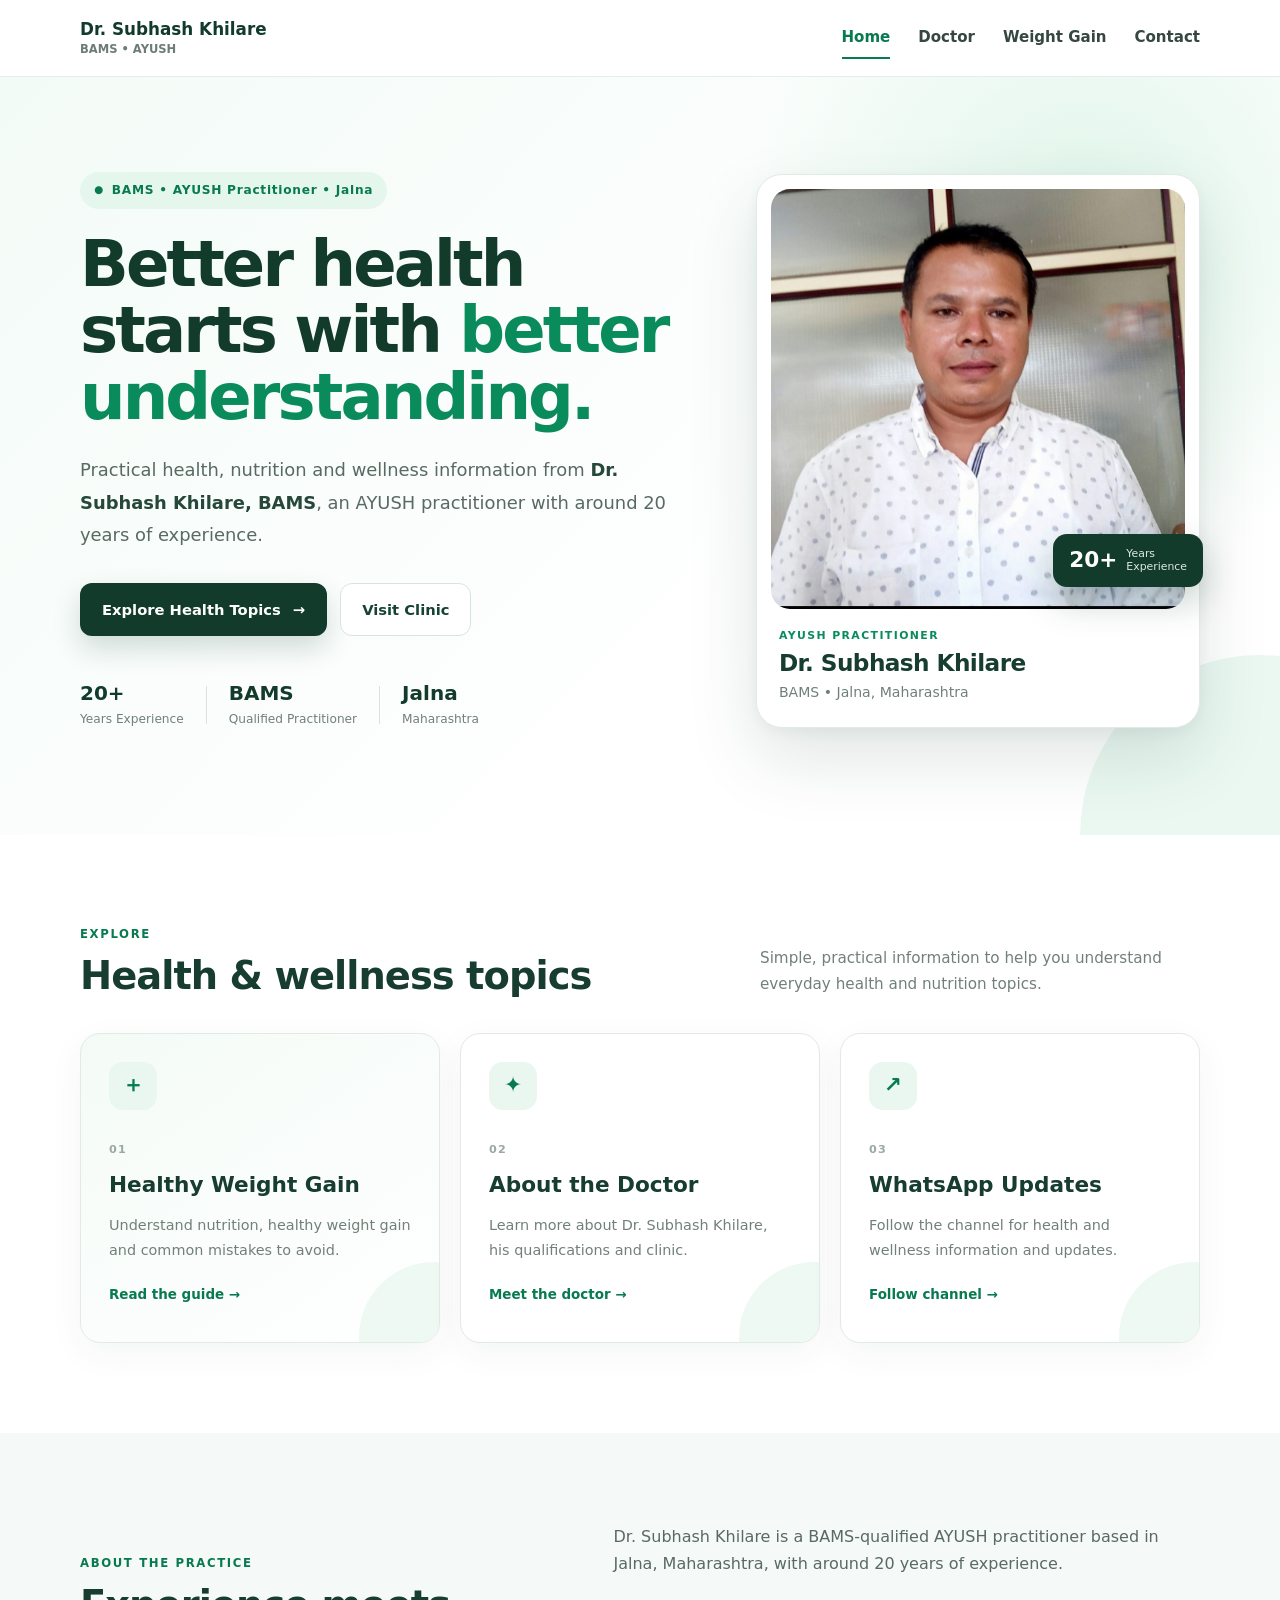
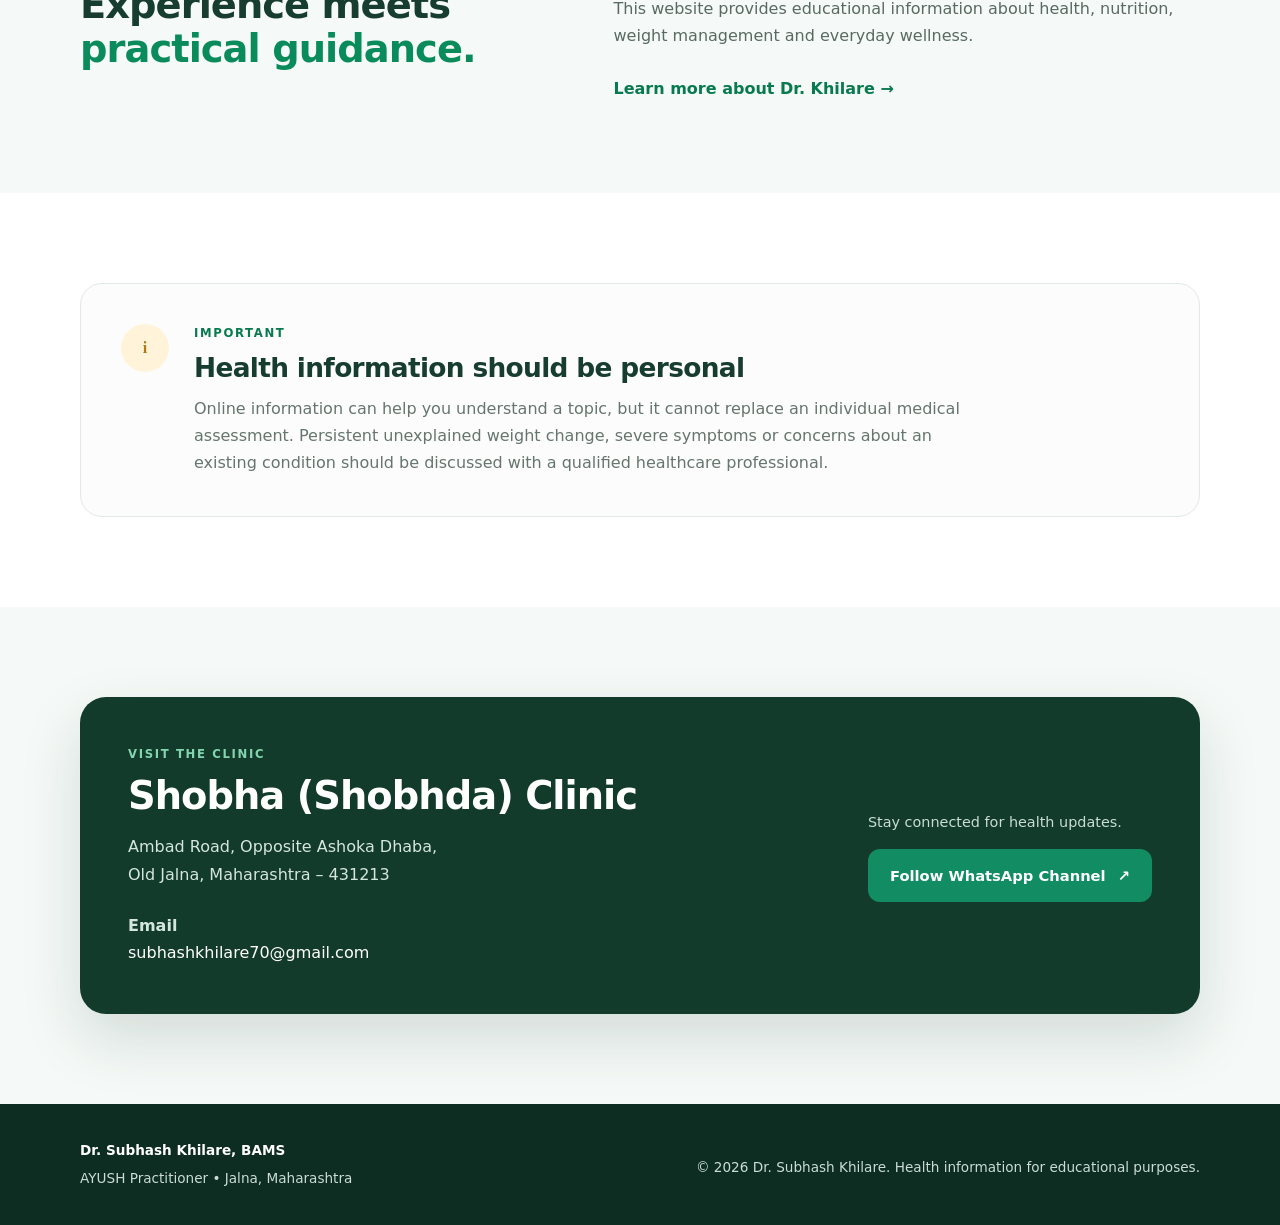
<file: index.html>
<!DOCTYPE html>
<html lang="en">
<head>
  <meta charset="UTF-8">
  <meta name="viewport" content="width=device-width, initial-scale=1.0">

  <title>Dr. Subhash Khilare, BAMS | AYUSH Practitioner in Jalna</title>

  <meta name="description" content="Dr. Subhash Khilare, BAMS, is an AYUSH practitioner with around 20 years of experience in Jalna, Maharashtra. Explore practical health, nutrition and weight-management information.">

  <meta name="keywords" content="Dr Subhash Khilare, BAMS doctor Jalna, AYUSH doctor Jalna, weight gain, healthy weight gain, nutrition, weight management">

  <link rel="canonical" href="https://drsubhashkhilare.in/">

  <link rel="stylesheet" href="style.css">

  <script type="application/ld+json">
  {
    "@context": "https://schema.org",
    "@type": "ProfilePage",
    "mainEntity": {
      "@type": "Person",
      "name": "Dr. Subhash Khilare",
      "honorificPrefix": "Dr.",
      "jobTitle": "BAMS, AYUSH Practitioner",
      "description": "AYUSH practitioner with around 20 years of experience in Jalna, Maharashtra.",
      "address": {
        "@type": "PostalAddress",
        "streetAddress": "Shobha (Shobhda) Clinic, Ambad Road, Opposite Ashoka Dhaba, Old Jalna",
        "addressLocality": "Jalna",
        "addressRegion": "Maharashtra",
        "postalCode": "431213",
        "addressCountry": "IN"
      },
      "sameAs": [
        "https://whatsapp.com/channel/0029VbCYgDAD8SE2AV8aoj1t"
      ]
    }
  }
  </script>
</head>

<body>

<header class="site-header">
  <div class="container nav">

    <a class="brand" href="index.html">
      <span class="brand-main">Dr. Subhash Khilare</span>
      <span class="brand-sub">BAMS • AYUSH</span>
    </a>

    <nav>
      <a href="index.html" class="active">Home</a>
      <a href="doctor.html">Doctor</a>
      <a href="weight-gain.html">Weight Gain</a>
      <a href="#contact">Contact</a>
    </nav>

  </div>
</header>


<main>

<!-- HERO -->

<section class="hero">

  <div class="container hero-grid">

    <div class="hero-content">

      <div class="hero-badge">
        <span>●</span> BAMS • AYUSH Practitioner • Jalna
      </div>

      <h1>
        Better health starts with
        <span>better understanding.</span>
      </h1>

      <p class="hero-text">
        Practical health, nutrition and wellness information from
        <strong>Dr. Subhash Khilare, BAMS</strong>, an AYUSH practitioner
        with around 20 years of experience.
      </p>

      <div class="buttons">

        <a class="btn primary" href="weight-gain.html">
          Explore Health Topics
          <span>→</span>
        </a>

        <a class="btn secondary" href="#contact">
          Visit Clinic
        </a>

      </div>

      <div class="trust-row">

        <div class="trust-item">
          <strong>20+</strong>
          <span>Years Experience</span>
        </div>

        <div class="trust-divider"></div>

        <div class="trust-item">
          <strong>BAMS</strong>
          <span>Qualified Practitioner</span>
        </div>

        <div class="trust-divider"></div>

        <div class="trust-item">
          <strong>Jalna</strong>
          <span>Maharashtra</span>
        </div>

      </div>

    </div>


    <div class="hero-doctor">

      <div class="doctor-card">

        <div class="doctor-image-wrap">

          <img
            class="doctor-photo"
            src="dr-subhash-khilare.jpg"
            alt="Dr. Subhash Khilare, BAMS"
          >

          <div class="experience-badge">
            <strong>20+</strong>
            <span>Years<br>Experience</span>
          </div>

        </div>

        <div class="doctor-info">

          <p class="doctor-label">AYUSH PRACTITIONER</p>

          <h2>Dr. Subhash Khilare</h2>

          <p class="doctor-qualification">
            BAMS • Jalna, Maharashtra
          </p>

        </div>

      </div>

    </div>

  </div>

</section>


<!-- TOPICS -->

<section class="section topics-section">

  <div class="container">

    <div class="section-heading">

      <div>
        <p class="eyebrow">Explore</p>

        <h2>Health & wellness topics</h2>
      </div>

      <p>
        Simple, practical information to help you understand
        everyday health and nutrition topics.
      </p>

    </div>


    <div class="cards">

      <a class="card featured-card" href="weight-gain.html">

        <div class="card-icon">＋</div>

        <div class="card-content">

          <span class="card-number">01</span>

          <h3>Healthy Weight Gain</h3>

          <p>
            Understand nutrition, healthy weight gain and
            common mistakes to avoid.
          </p>

          <span class="card-link">Read the guide →</span>

        </div>

      </a>


      <a class="card" href="doctor.html">

        <div class="card-icon">✦</div>

        <div class="card-content">

          <span class="card-number">02</span>

          <h3>About the Doctor</h3>

          <p>
            Learn more about Dr. Subhash Khilare, his
            qualifications and clinic.
          </p>

          <span class="card-link">Meet the doctor →</span>

        </div>

      </a>


      <a
        class="card"
        href="https://whatsapp.com/channel/0029VbCYgDAD8SE2AV8aoj1t"
        target="_blank"
        rel="noopener"
      >

        <div class="card-icon">↗</div>

        <div class="card-content">

          <span class="card-number">03</span>

          <h3>WhatsApp Updates</h3>

          <p>
            Follow the channel for health and wellness
            information and updates.
          </p>

          <span class="card-link">Follow channel →</span>

        </div>

      </a>

    </div>

  </div>

</section>


<!-- ABOUT -->

<section class="section about-section">

  <div class="container about-grid">

    <div class="about-heading">

      <p class="eyebrow">About the practice</p>

      <h2>
        Experience meets
        <span>practical guidance.</span>
      </h2>

    </div>


    <div class="about-text">

      <p>
        Dr. Subhash Khilare is a BAMS-qualified AYUSH practitioner
        based in Jalna, Maharashtra, with around 20 years of
        experience.
      </p>

      <p>
        This website provides educational information about
        health, nutrition, weight management and everyday
        wellness.
      </p>

      <a class="text-link" href="doctor.html">
        Learn more about Dr. Khilare →
      </a>

    </div>

  </div>

</section>


<!-- IMPORTANT INFORMATION -->

<section class="section information-section">

  <div class="container information-box">

    <div class="information-icon">i</div>

    <div>

      <p class="eyebrow">Important</p>

      <h2>Health information should be personal</h2>

      <p>
        Online information can help you understand a topic,
        but it cannot replace an individual medical assessment.
        Persistent unexplained weight change, severe symptoms
        or concerns about an existing condition should be
        discussed with a qualified healthcare professional.
      </p>

    </div>

  </div>

</section>


<!-- CONTACT -->

<section class="section contact-section" id="contact">

  <div class="container">

    <div class="contact-box">

      <div class="contact-content">

        <p class="eyebrow">Visit the clinic</p>

        <h2>Shobha (Shobhda) Clinic</h2>

        <p class="location">
          Ambad Road, Opposite Ashoka Dhaba,<br>
          Old Jalna, Maharashtra – 431213
        </p>

        <p class="email">
          <strong>Email</strong><br>
          <a href="mailto:subhashkhilare70@gmail.com">
            subhashkhilare70@gmail.com
          </a>
        </p>

      </div>


      <div class="contact-action">

        <p>Stay connected for health updates.</p>

        <a
          class="btn whatsapp"
          href="https://whatsapp.com/channel/0029VbCYgDAD8SE2AV8aoj1t"
          target="_blank"
          rel="noopener"
        >
          Follow WhatsApp Channel
          <span>↗</span>
        </a>

      </div>

    </div>

  </div>

</section>

</main>


<footer>

  <div class="container footer-content">

    <div>

      <strong>Dr. Subhash Khilare, BAMS</strong>

      <p>
        AYUSH Practitioner • Jalna, Maharashtra
      </p>

    </div>

    <p>
      © 2026 Dr. Subhash Khilare.
      Health information for educational purposes.
    </p>

  </div>

</footer>

</body>
</html>
</file>
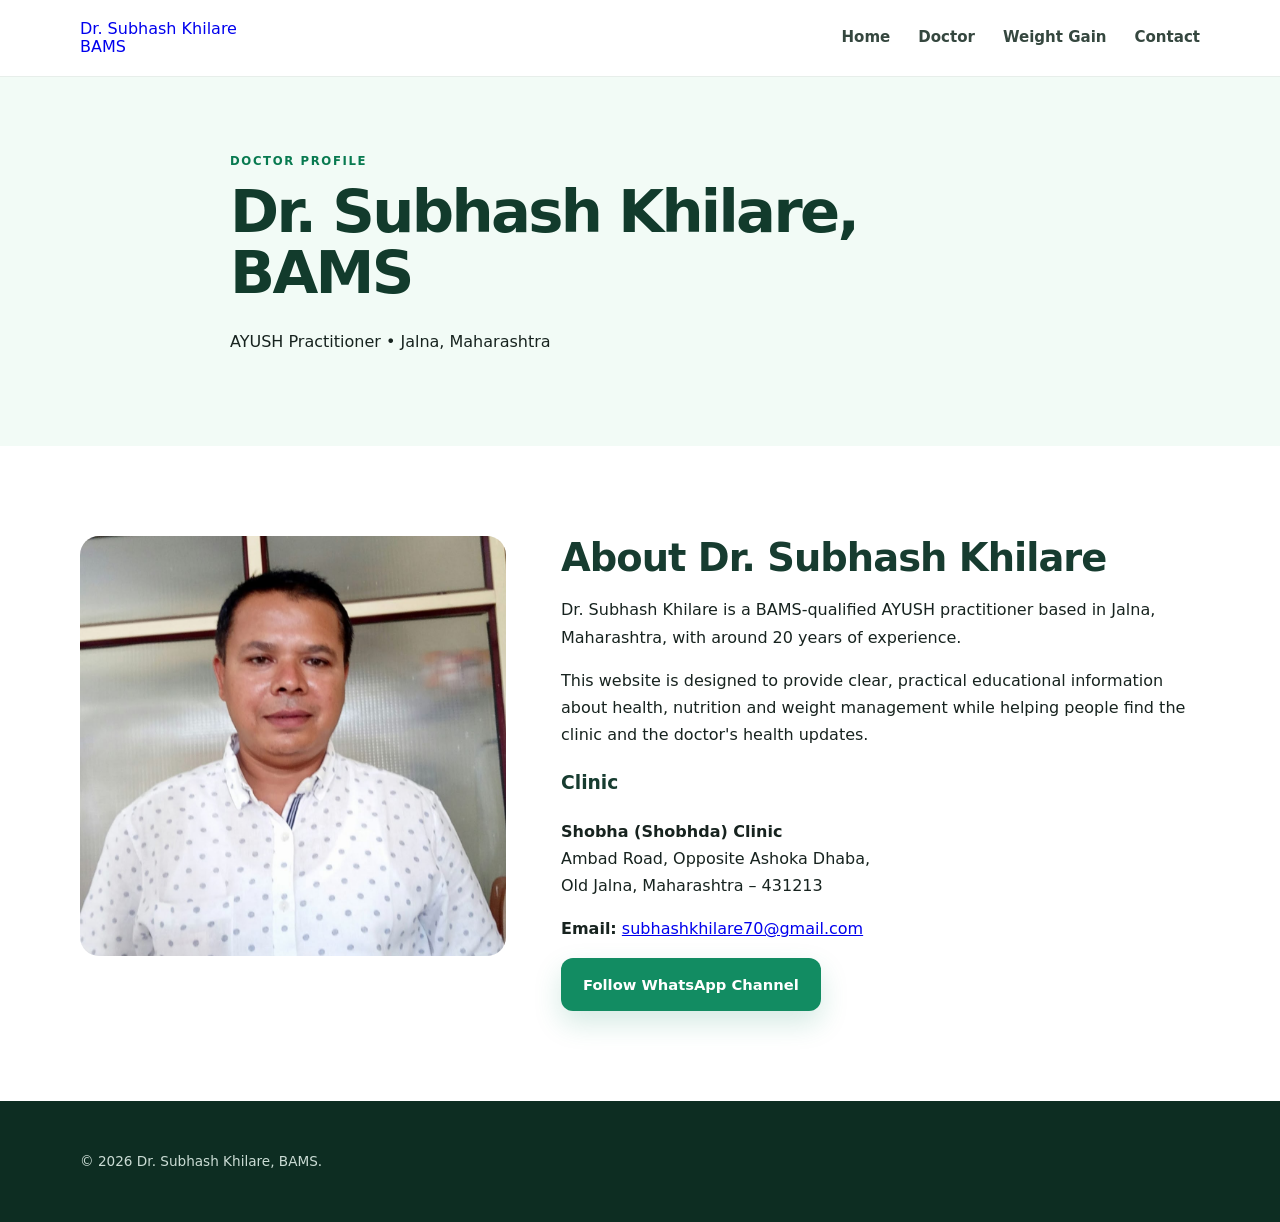
<file: doctor.html>
<!DOCTYPE html>
<html lang="en">

<head>

<meta charset="UTF-8">
<meta name="viewport" content="width=device-width, initial-scale=1.0">

<title>About Dr. Subhash Khilare, BAMS | Jalna</title>

<meta
  name="description"
  content="Learn about Dr. Subhash Khilare, BAMS, an AYUSH practitioner with around 20 years of experience in Jalna, Maharashtra."
>

<link
  rel="canonical"
  href="https://drsubhashkhilare.in/doctor.html"
>

<!-- Main CSS -->
<link rel="stylesheet" href="style.css">

<script type="application/ld+json">
{
  "@context": "https://schema.org",
  "@type": "ProfilePage",
  "mainEntity": {
    "@type": "Person",
    "name": "Dr. Subhash Khilare",
    "honorificPrefix": "Dr.",
    "jobTitle": "BAMS, AYUSH Practitioner",
    "description": "AYUSH practitioner with around 20 years of experience.",
    "sameAs": [
      "https://whatsapp.com/channel/0029VbCYgDAD8SE2AV8aoj1t"
    ]
  }
}
</script>

</head>


<body>

<header class="site-header">

  <div class="container nav">

    <a class="brand" href="index.html">
      Dr. Subhash Khilare <span>BAMS</span>
    </a>

    <nav>
      <a href="index.html">Home</a>
      <a href="doctor.html">Doctor</a>
      <a href="weight-gain.html">Weight Gain</a>
      <a href="index.html#contact">Contact</a>
    </nav>

  </div>

</header>


<main>

<section class="page-hero">

  <div class="container narrow">

    <p class="eyebrow">Doctor Profile</p>

    <h1>Dr. Subhash Khilare, BAMS</h1>

    <p>AYUSH Practitioner • Jalna, Maharashtra</p>

  </div>

</section>


<section class="section">

  <div class="container profile-grid">

    <!-- Image is in the root folder -->
    <img
      class="doctor-photo large"
      src="dr-subhash-khilare.jpg"
      alt="Dr. Subhash Khilare, BAMS"
    >


    <div>

      <h2>About Dr. Subhash Khilare</h2>

      <p>
        Dr. Subhash Khilare is a BAMS-qualified AYUSH practitioner
        based in Jalna, Maharashtra, with around 20 years of experience.
      </p>

      <p>
        This website is designed to provide clear, practical educational
        information about health, nutrition and weight management while
        helping people find the clinic and the doctor's health updates.
      </p>


      <h3>Clinic</h3>

      <p>
        <strong>Shobha (Shobhda) Clinic</strong><br>
        Ambad Road, Opposite Ashoka Dhaba,<br>
        Old Jalna, Maharashtra – 431213
      </p>


      <p>
        <strong>Email:</strong>
        <a href="mailto:subhashkhilare70@gmail.com">
          subhashkhilare70@gmail.com
        </a>
      </p>


      <a
        class="btn whatsapp"
        href="https://whatsapp.com/channel/0029VbCYgDAD8SE2AV8aoj1t"
        target="_blank"
        rel="noopener"
      >
        Follow WhatsApp Channel
      </a>

    </div>

  </div>

</section>

</main>


<footer>

  <div class="container">

    <p>
      © 2026 Dr. Subhash Khilare, BAMS.
    </p>

  </div>

</footer>

</body>

</html>
</file>
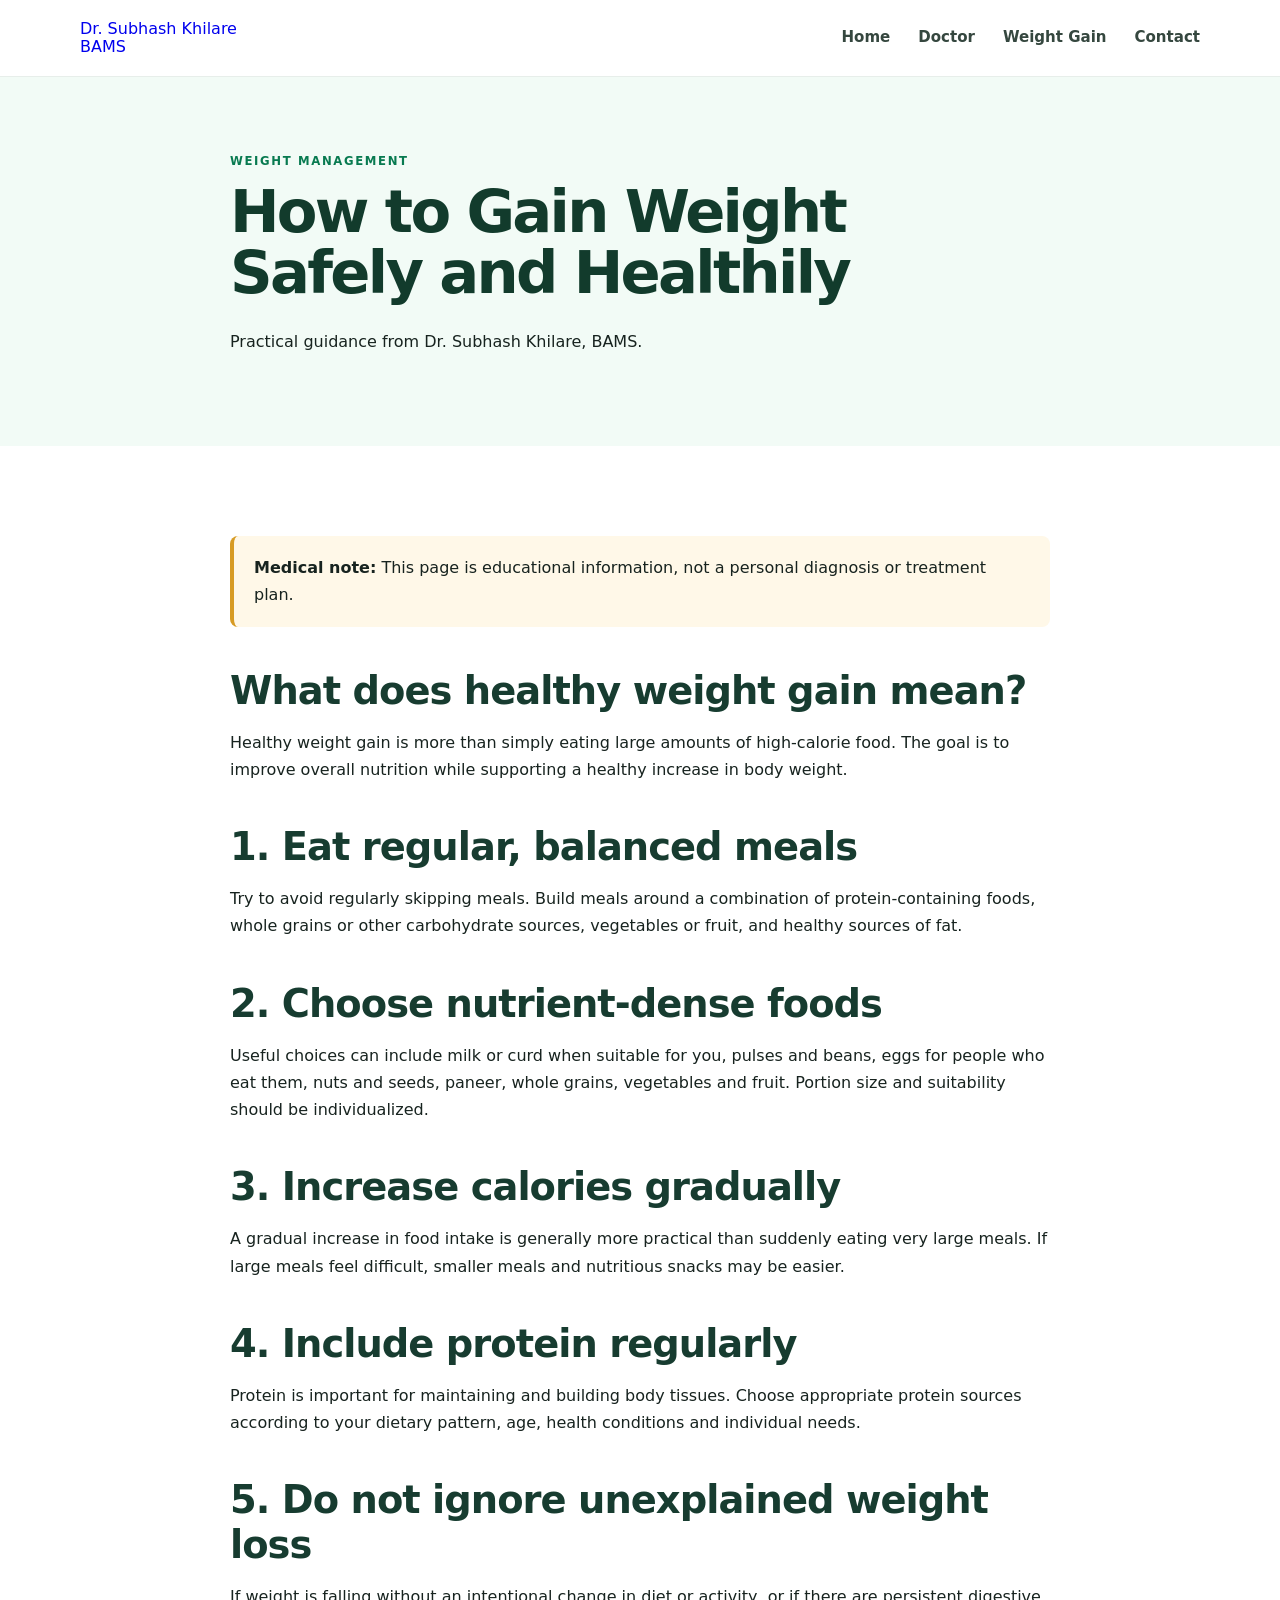
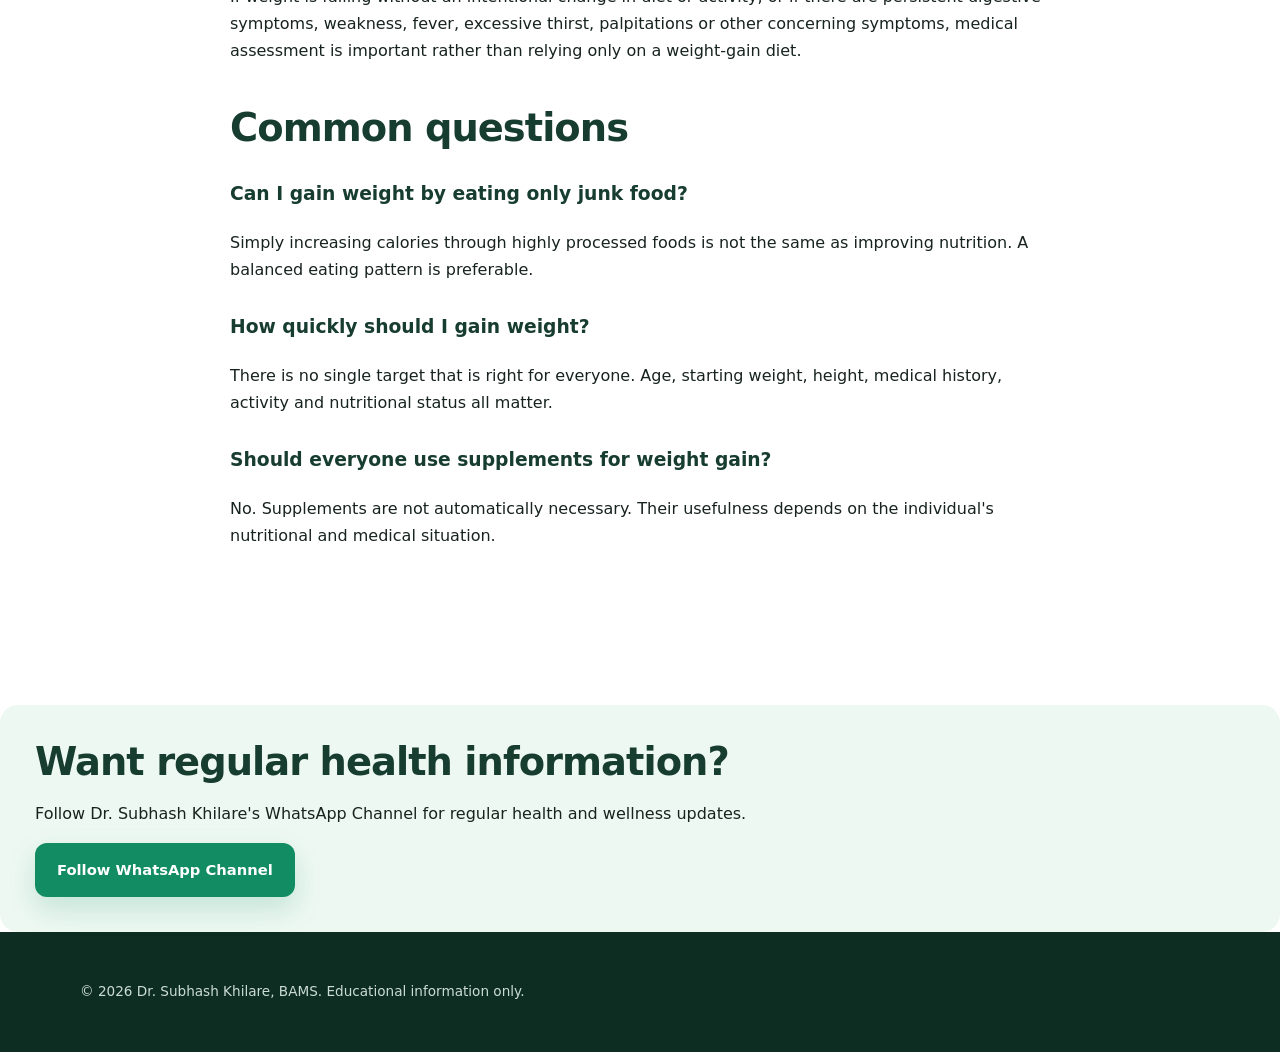
<file: weight-gain.html>
<!DOCTYPE html>
<html lang="en">

<head>
<meta charset="UTF-8">
<meta name="viewport" content="width=device-width, initial-scale=1.0">

<title>How to Gain Weight Safely and Healthily | Dr. Subhash Khilare, BAMS</title>

<meta name="description" content="Learn practical principles for healthy weight gain, nutritious foods, meal planning and when unexplained low weight should be medically assessed. By Dr. Subhash Khilare, BAMS.">

<meta name="keywords" content="how to gain weight, healthy weight gain, weight gain naturally, weight gain diet, healthy foods for weight gain, underweight adults, Indian diet for weight gain">

<link rel="canonical" href="https://drsubhashkhilare.in/weight-gain.html">

<!-- Main stylesheet -->
<link rel="stylesheet" href="style.css">

<script type="application/ld+json">
{
  "@context": "https://schema.org",
  "@type": "Article",
  "headline": "How to Gain Weight Safely and Healthily",
  "description": "Practical educational information about healthy weight gain.",
  "author": {
    "@type": "Person",
    "name": "Dr. Subhash Khilare",
    "url": "https://drsubhashkhilare.in/doctor.html"
  },
  "publisher": {
    "@type": "Organization",
    "name": "Dr. Subhash Khilare"
  },
  "mainEntityOfPage": "https://drsubhashkhilare.in/weight-gain.html"
}
</script>

</head>

<body>

<header class="site-header">

  <div class="container nav">

    <a class="brand" href="index.html">
      Dr. Subhash Khilare <span>BAMS</span>
    </a>

    <nav>
      <a href="index.html">Home</a>
      <a href="doctor.html">Doctor</a>
      <a href="weight-gain.html">Weight Gain</a>
      <a href="index.html#contact">Contact</a>
    </nav>

  </div>

</header>


<main>

<section class="page-hero">

  <div class="container narrow">

    <p class="eyebrow">Weight Management</p>

    <h1>How to Gain Weight Safely and Healthily</h1>

    <p>
      Practical guidance from Dr. Subhash Khilare, BAMS.
    </p>

  </div>

</section>


<article class="section">

  <div class="container article">

    <div class="notice">
      <strong>Medical note:</strong>
      This page is educational information, not a personal diagnosis or treatment plan.
    </div>


    <h2>What does healthy weight gain mean?</h2>

    <p>
      Healthy weight gain is more than simply eating large amounts of
      high-calorie food. The goal is to improve overall nutrition while
      supporting a healthy increase in body weight.
    </p>


    <h2>1. Eat regular, balanced meals</h2>

    <p>
      Try to avoid regularly skipping meals. Build meals around a combination
      of protein-containing foods, whole grains or other carbohydrate sources,
      vegetables or fruit, and healthy sources of fat.
    </p>


    <h2>2. Choose nutrient-dense foods</h2>

    <p>
      Useful choices can include milk or curd when suitable for you,
      pulses and beans, eggs for people who eat them, nuts and seeds,
      paneer, whole grains, vegetables and fruit. Portion size and
      suitability should be individualized.
    </p>


    <h2>3. Increase calories gradually</h2>

    <p>
      A gradual increase in food intake is generally more practical than
      suddenly eating very large meals. If large meals feel difficult,
      smaller meals and nutritious snacks may be easier.
    </p>


    <h2>4. Include protein regularly</h2>

    <p>
      Protein is important for maintaining and building body tissues.
      Choose appropriate protein sources according to your dietary pattern,
      age, health conditions and individual needs.
    </p>


    <h2>5. Do not ignore unexplained weight loss</h2>

    <p>
      If weight is falling without an intentional change in diet or activity,
      or if there are persistent digestive symptoms, weakness, fever,
      excessive thirst, palpitations or other concerning symptoms,
      medical assessment is important rather than relying only on a
      weight-gain diet.
    </p>


    <h2>Common questions</h2>


    <h3>Can I gain weight by eating only junk food?</h3>

    <p>
      Simply increasing calories through highly processed foods is not the
      same as improving nutrition. A balanced eating pattern is preferable.
    </p>


    <h3>How quickly should I gain weight?</h3>

    <p>
      There is no single target that is right for everyone. Age, starting
      weight, height, medical history, activity and nutritional status
      all matter.
    </p>


    <h3>Should everyone use supplements for weight gain?</h3>

    <p>
      No. Supplements are not automatically necessary. Their usefulness
      depends on the individual's nutritional and medical situation.
    </p>

    </div>

  </div>

</article>

</main>

</body>
<div class="cta"><h2>Want regular health information?</h2><p>Follow Dr. Subhash Khilare's WhatsApp Channel for regular health and wellness updates.</p><a class="btn whatsapp" href="https://whatsapp.com/channel/0029VbCYgDAD8SE2AV8aoj1t" target="_blank" rel="noopener">Follow WhatsApp Channel</a></div>
</div></article>
</main>
<footer><div class="container"><p>© 2026 Dr. Subhash Khilare, BAMS. Educational information only.</p></div></footer>
</body></html>
</file>
<file: style.css>
* {
  box-sizing: border-box;
}

html {
  scroll-behavior: smooth;
}

body {
  margin: 0;
  font-family: Inter, system-ui, -apple-system, BlinkMacSystemFont, "Segoe UI", sans-serif;
  color: #17231f;
  background: #ffffff;
  line-height: 1.7;
}

.container {
  width: min(1120px, 92%);
  margin: auto;
}

.narrow {
  max-width: 820px;
}


/* =========================
   HEADER
========================= */

.site-header {
  position: sticky;
  top: 0;
  z-index: 100;
  background: rgba(255, 255, 255, 0.92);
  backdrop-filter: blur(16px);
  border-bottom: 1px solid #e7eeea;
}

.nav {
  min-height: 76px;
  display: flex;
  align-items: center;
  justify-content: space-between;
  gap: 30px;
}

.brand {
  text-decoration: none;
  display: flex;
  flex-direction: column;
  line-height: 1.15;
}

.brand-main {
  font-weight: 800;
  color: #123b2c;
  font-size: 1.05rem;
}

.brand-sub {
  color: #6d7c75;
  font-size: 0.72rem;
  font-weight: 600;
  margin-top: 4px;
}

nav {
  display: flex;
  align-items: center;
  gap: 28px;
}

nav a {
  position: relative;
  color: #35473f;
  text-decoration: none;
  font-size: 0.94rem;
  font-weight: 650;
  transition: color 0.25s ease;
}

nav a:hover,
nav a.active {
  color: #087a50;
}

nav a::after {
  content: "";
  position: absolute;
  left: 0;
  bottom: -8px;
  width: 0;
  height: 2px;
  background: #087a50;
  transition: width 0.25s ease;
}

nav a:hover::after,
nav a.active::after {
  width: 100%;
}


/* =========================
   HERO
========================= */

.hero {
  position: relative;
  overflow: hidden;
  padding: 95px 0 105px;
  background:
    radial-gradient(circle at 85% 20%, #dff5e9 0, transparent 28%),
    linear-gradient(135deg, #f3fbf7 0%, #ffffff 65%);
}

.hero::before {
  content: "";
  position: absolute;
  width: 360px;
  height: 360px;
  border-radius: 50%;
  background: #e7f7ef;
  right: -160px;
  bottom: -180px;
  opacity: 0.8;
}

.hero-grid {
  position: relative;
  z-index: 1;
  display: grid;
  grid-template-columns: 1.15fr 0.85fr;
  gap: 75px;
  align-items: center;
}

.hero-content {
  animation: fadeUp 0.7s ease both;
}

.hero-badge {
  display: inline-flex;
  align-items: center;
  gap: 8px;
  padding: 8px 14px;
  border-radius: 50px;
  background: #e5f6ed;
  color: #087a50;
  font-size: 0.76rem;
  font-weight: 800;
  letter-spacing: 0.06em;
  margin-bottom: 22px;
}

.hero-badge span {
  font-size: 0.65rem;
}

h1 {
  max-width: 760px;
  margin: 0 0 24px;
  color: #123b2c;
  font-size: clamp(2.7rem, 5vw, 4.8rem);
  line-height: 1.04;
  letter-spacing: -0.045em;
}

h1 span {
  color: #0a8b5c;
}

.hero-text {
  max-width: 680px;
  margin: 0;
  color: #596a62;
  font-size: 1.12rem;
  line-height: 1.8;
}

.hero-text strong {
  color: #25483a;
}


/* =========================
   BUTTONS
========================= */

.buttons {
  display: flex;
  gap: 13px;
  flex-wrap: wrap;
  margin-top: 32px;
}

.btn {
  display: inline-flex;
  align-items: center;
  justify-content: center;
  gap: 12px;
  padding: 13px 21px;
  border-radius: 12px;
  text-decoration: none;
  font-weight: 800;
  font-size: 0.92rem;
  border: 1px solid transparent;
  transition:
    transform 0.25s ease,
    box-shadow 0.25s ease,
    background 0.25s ease;
}

.btn:hover {
  transform: translateY(-3px);
}

.primary {
  background: #123b2c;
  color: #ffffff;
  box-shadow: 0 12px 28px rgba(18, 59, 44, 0.18);
}

.primary:hover {
  background: #0b6347;
  box-shadow: 0 16px 32px rgba(18, 59, 44, 0.25);
}

.secondary {
  background: #ffffff;
  color: #174333;
  border-color: #d6e4dc;
}

.secondary:hover {
  border-color: #8fc5ad;
  background: #f8fcfa;
}

.whatsapp {
  background: #128c62;
  color: #ffffff;
  box-shadow: 0 12px 28px rgba(18, 140, 98, 0.18);
}

.whatsapp:hover {
  background: #0c754f;
}


/* =========================
   TRUST ROW
========================= */

.trust-row {
  display: flex;
  align-items: center;
  gap: 22px;
  margin-top: 45px;
}

.trust-item {
  display: flex;
  flex-direction: column;
}

.trust-item strong {
  color: #123b2c;
  font-size: 1.25rem;
  line-height: 1.2;
}

.trust-item span {
  color: #718078;
  font-size: 0.76rem;
  margin-top: 4px;
}

.trust-divider {
  width: 1px;
  height: 38px;
  background: #d7e3dd;
}


/* =========================
   DOCTOR CARD
========================= */

.hero-doctor {
  animation: fadeUp 0.8s 0.12s ease both;
}

.doctor-card {
  position: relative;
  padding: 14px;
  background: #ffffff;
  border: 1px solid #e0ebe5;
  border-radius: 26px;
  box-shadow:
    0 30px 70px rgba(18, 59, 44, 0.13),
    0 5px 18px rgba(18, 59, 44, 0.05);
}

.doctor-image-wrap {
  position: relative;
  overflow: visible;
}

.doctor-photo {
  width: 100%;
  height: 420px;
  object-fit: cover;
  object-position: center 20%;
  display: block;
  border-radius: 19px;
}

.experience-badge {
  position: absolute;
  right: -18px;
  bottom: 22px;
  display: flex;
  align-items: center;
  gap: 9px;
  padding: 13px 16px;
  border-radius: 14px;
  background: #123b2c;
  color: #ffffff;
  box-shadow: 0 14px 35px rgba(18, 59, 44, 0.25);
}

.experience-badge strong {
  font-size: 1.35rem;
  line-height: 1;
}

.experience-badge span {
  font-size: 0.68rem;
  line-height: 1.25;
  color: #dceae4;
}

.doctor-info {
  padding: 18px 8px 8px;
}

.doctor-label {
  margin: 0 0 5px;
  color: #0a8b5c;
  font-size: 0.68rem;
  font-weight: 850;
  letter-spacing: 0.13em;
}

.doctor-card h2 {
  margin: 0;
  color: #173c30;
  font-size: 1.45rem;
}

.doctor-qualification {
  margin: 4px 0 0;
  color: #718078;
  font-size: 0.88rem;
}


/* =========================
   SECTIONS
========================= */

.section {
  padding: 90px 0;
}

.eyebrow {
  margin: 0 0 9px;
  color: #087a50;
  font-size: 0.73rem;
  font-weight: 850;
  letter-spacing: 0.14em;
  text-transform: uppercase;
}

.section-heading {
  display: flex;
  align-items: flex-end;
  justify-content: space-between;
  gap: 40px;
  margin-bottom: 35px;
}

.section-heading > p {
  max-width: 440px;
  margin: 0;
  color: #718078;
  font-size: 0.95rem;
}

h2 {
  margin: 0;
  color: #173c30;
  font-size: clamp(1.8rem, 3vw, 2.65rem);
  line-height: 1.15;
  letter-spacing: -0.025em;
}

h3 {
  color: #173c30;
}


/* =========================
   TOPIC CARDS
========================= */

.topics-section {
  background: #ffffff;
}

.cards {
  display: grid;
  grid-template-columns: repeat(3, 1fr);
  gap: 20px;
}

.card {
  position: relative;
  display: block;
  min-height: 310px;
  padding: 28px;
  overflow: hidden;
  text-decoration: none;
  color: inherit;
  background: #ffffff;
  border: 1px solid #e1eae5;
  border-radius: 20px;
  box-shadow: 0 10px 35px rgba(18, 59, 44, 0.05);
  transition:
    transform 0.3s ease,
    box-shadow 0.3s ease,
    border-color 0.3s ease;
}

.card::after {
  content: "";
  position: absolute;
  width: 150px;
  height: 150px;
  right: -70px;
  bottom: -70px;
  border-radius: 50%;
  background: #eff9f4;
  transition: transform 0.3s ease;
}

.card:hover {
  transform: translateY(-7px);
  border-color: #a8d2bd;
  box-shadow: 0 22px 45px rgba(18, 59, 44, 0.10);
}

.card:hover::after {
  transform: scale(1.4);
}

.card-icon {
  position: relative;
  z-index: 1;
  width: 48px;
  height: 48px;
  display: grid;
  place-items: center;
  border-radius: 14px;
  background: #eaf7f0;
  color: #087a50;
  font-size: 1.35rem;
  font-weight: 700;
}

.card-content {
  position: relative;
  z-index: 1;
}

.card-number {
  display: block;
  margin-top: 30px;
  color: #9aa9a2;
  font-size: 0.7rem;
  font-weight: 800;
  letter-spacing: 0.1em;
}

.card h3 {
  margin: 8px 0 10px;
  font-size: 1.35rem;
}

.card p {
  margin: 0;
  color: #718078;
  font-size: 0.9rem;
  line-height: 1.7;
}

.card-link {
  display: inline-block;
  margin-top: 22px;
  color: #087a50;
  font-size: 0.84rem;
  font-weight: 800;
}

.featured-card {
  background: linear-gradient(145deg, #f4fbf7, #ffffff);
}


/* =========================
   ABOUT
========================= */

.about-section {
  background: #f5f9f7;
}

.about-grid {
  display: grid;
  grid-template-columns: 0.85fr 1.15fr;
  gap: 100px;
  align-items: center;
}

.about-heading h2 span {
  color: #0a8b5c;
}

.about-text {
  max-width: 650px;
}

.about-text p {
  margin: 0 0 18px;
  color: #596a62;
  font-size: 1rem;
}

.text-link {
  display: inline-block;
  margin-top: 8px;
  color: #087a50;
  text-decoration: none;
  font-weight: 800;
}

.text-link:hover {
  text-decoration: underline;
}


/* =========================
   INFORMATION
========================= */

.information-section {
  background: #ffffff;
}

.information-box {
  display: grid;
  grid-template-columns: auto 1fr;
  gap: 25px;
  padding: 40px;
  border: 1px solid #e2e9e5;
  border-radius: 22px;
  background: #fbfcfb;
}

.information-icon {
  width: 48px;
  height: 48px;
  display: grid;
  place-items: center;
  border-radius: 50%;
  background: #fff4d9;
  color: #b27a14;
  font-weight: 900;
  font-family: Georgia, serif;
}

.information-box h2 {
  font-size: 1.65rem;
  margin-bottom: 12px;
}

.information-box p:last-child {
  max-width: 800px;
  margin: 0;
  color: #66756e;
}


/* =========================
   CONTACT
========================= */

.contact-section {
  background: #f5f9f7;
}

.contact-box {
  display: flex;
  justify-content: space-between;
  align-items: center;
  gap: 50px;
  padding: 48px;
  border-radius: 26px;
  background: #123b2c;
  color: #ffffff;
  box-shadow: 0 25px 60px rgba(18, 59, 44, 0.15);
}

.contact-box h2 {
  color: #ffffff;
  margin-bottom: 15px;
}

.contact-content .eyebrow {
  color: #83d4af;
}

.location {
  margin: 0;
  color: #d5e6df;
}

.email {
  margin: 24px 0 0;
  color: #d5e6df;
}

.email a {
  color: #ffffff;
  text-decoration: none;
}

.email a:hover {
  text-decoration: underline;
}

.contact-action {
  min-width: 260px;
}

.contact-action p {
  margin: 0 0 15px;
  color: #c9ddd5;
  font-size: 0.9rem;
}

.contact-action .whatsapp {
  box-shadow: none;
}


/* =========================
   FOOTER
========================= */

footer {
  padding: 35px 0;
  background: #0d2d22;
  color: #cbdcd5;
  font-size: 0.85rem;
}

.footer-content {
  display: flex;
  justify-content: space-between;
  align-items: center;
  gap: 30px;
}

.footer-content strong {
  color: #ffffff;
}

.footer-content p {
  margin: 5px 0 0;
}


/* =========================
   OTHER PAGES
   Keeps doctor.html /
   weight-gain.html working
========================= */

.page-hero {
  padding: 75px 0;
  background: #f2fbf6;
}

.page-hero h1 {
  font-size: clamp(2.2rem, 5vw, 3.7rem);
}

.profile-grid {
  display: grid;
  grid-template-columns: 0.8fr 1.2fr;
  gap: 55px;
  align-items: start;
}

.article {
  max-width: 820px;
}

.article h2 {
  margin-top: 42px;
}

.article h3 {
  margin-top: 28px;
}

.photo-placeholder {
  height: 280px;
  border-radius: 16px;
  background: #e9f1ed;
  display: grid;
  place-items: center;
  color: #61736a;
  font-weight: 800;
}

.photo-placeholder.large {
  height: 420px;
}

.doctor-photo.large {
  height: 420px;
}

.notice {
  padding: 18px 20px;
  background: #fff8e8;
  border-left: 4px solid #d79b24;
  border-radius: 8px;
}

.cta {
  margin-top: 50px;
  padding: 35px;
  border-radius: 18px;
  background: #edf8f2;
}


/* =========================
   ANIMATION
========================= */

@keyframes fadeUp {
  from {
    opacity: 0;
    transform: translateY(18px);
  }

  to {
    opacity: 1;
    transform: translateY(0);
  }
}


/* =========================
   MOBILE
========================= */

@media (max-width: 900px) {

  .hero-grid {
    grid-template-columns: 1fr;
    gap: 55px;
  }

  .hero-content {
    max-width: 750px;
  }

  .hero-doctor {
    max-width: 560px;
    width: 100%;
    margin: auto;
  }

  .cards {
    grid-template-columns: 1fr;
  }

  .card {
    min-height: auto;
  }

  .about-grid {
    grid-template-columns: 1fr;
    gap: 35px;
  }

  .section-heading {
    align-items: flex-start;
    flex-direction: column;
    gap: 12px;
  }

  .contact-box {
    flex-direction: column;
    align-items: flex-start;
  }

  .contact-action {
    min-width: 0;
  }
}


@media (max-width: 650px) {

  .nav {
    min-height: auto;
    padding: 16px 0;
    align-items: flex-start;
    flex-direction: column;
    gap: 14px;
  }

  nav {
    width: 100%;
    gap: 16px;
    flex-wrap: wrap;
  }

  nav a {
    font-size: 0.84rem;
  }

  .hero {
    padding: 65px 0 75px;
  }

  h1 {
    font-size: clamp(2.35rem, 12vw, 3.4rem);
  }

  .hero-text {
    font-size: 1rem;
  }

  .trust-row {
    gap: 13px;
    justify-content: space-between;
  }

  .trust-divider {
    height: 32px;
  }

  .trust-item strong {
    font-size: 1rem;
  }

  .trust-item span {
    font-size: 0.65rem;
  }

  .doctor-photo {
    height: 360px;
  }

  .experience-badge {
    right: -7px;
    bottom: 18px;
  }

  .section {
    padding: 65px 0;
  }

  .information-box {
    grid-template-columns: 1fr;
    padding: 28px;
  }

  .contact-box {
    padding: 30px;
  }

  .footer-content {
    flex-direction: column;
    align-items: flex-start;
  }
}


@media (max-width: 420px) {

  .buttons {
    flex-direction: column;
  }

  .btn {
    width: 100%;
  }

  .trust-row {
    align-items: flex-start;
  }

  .trust-divider {
    display: none;
  }

  .doctor-photo {
    height: 330px;
  }
}
</file>
